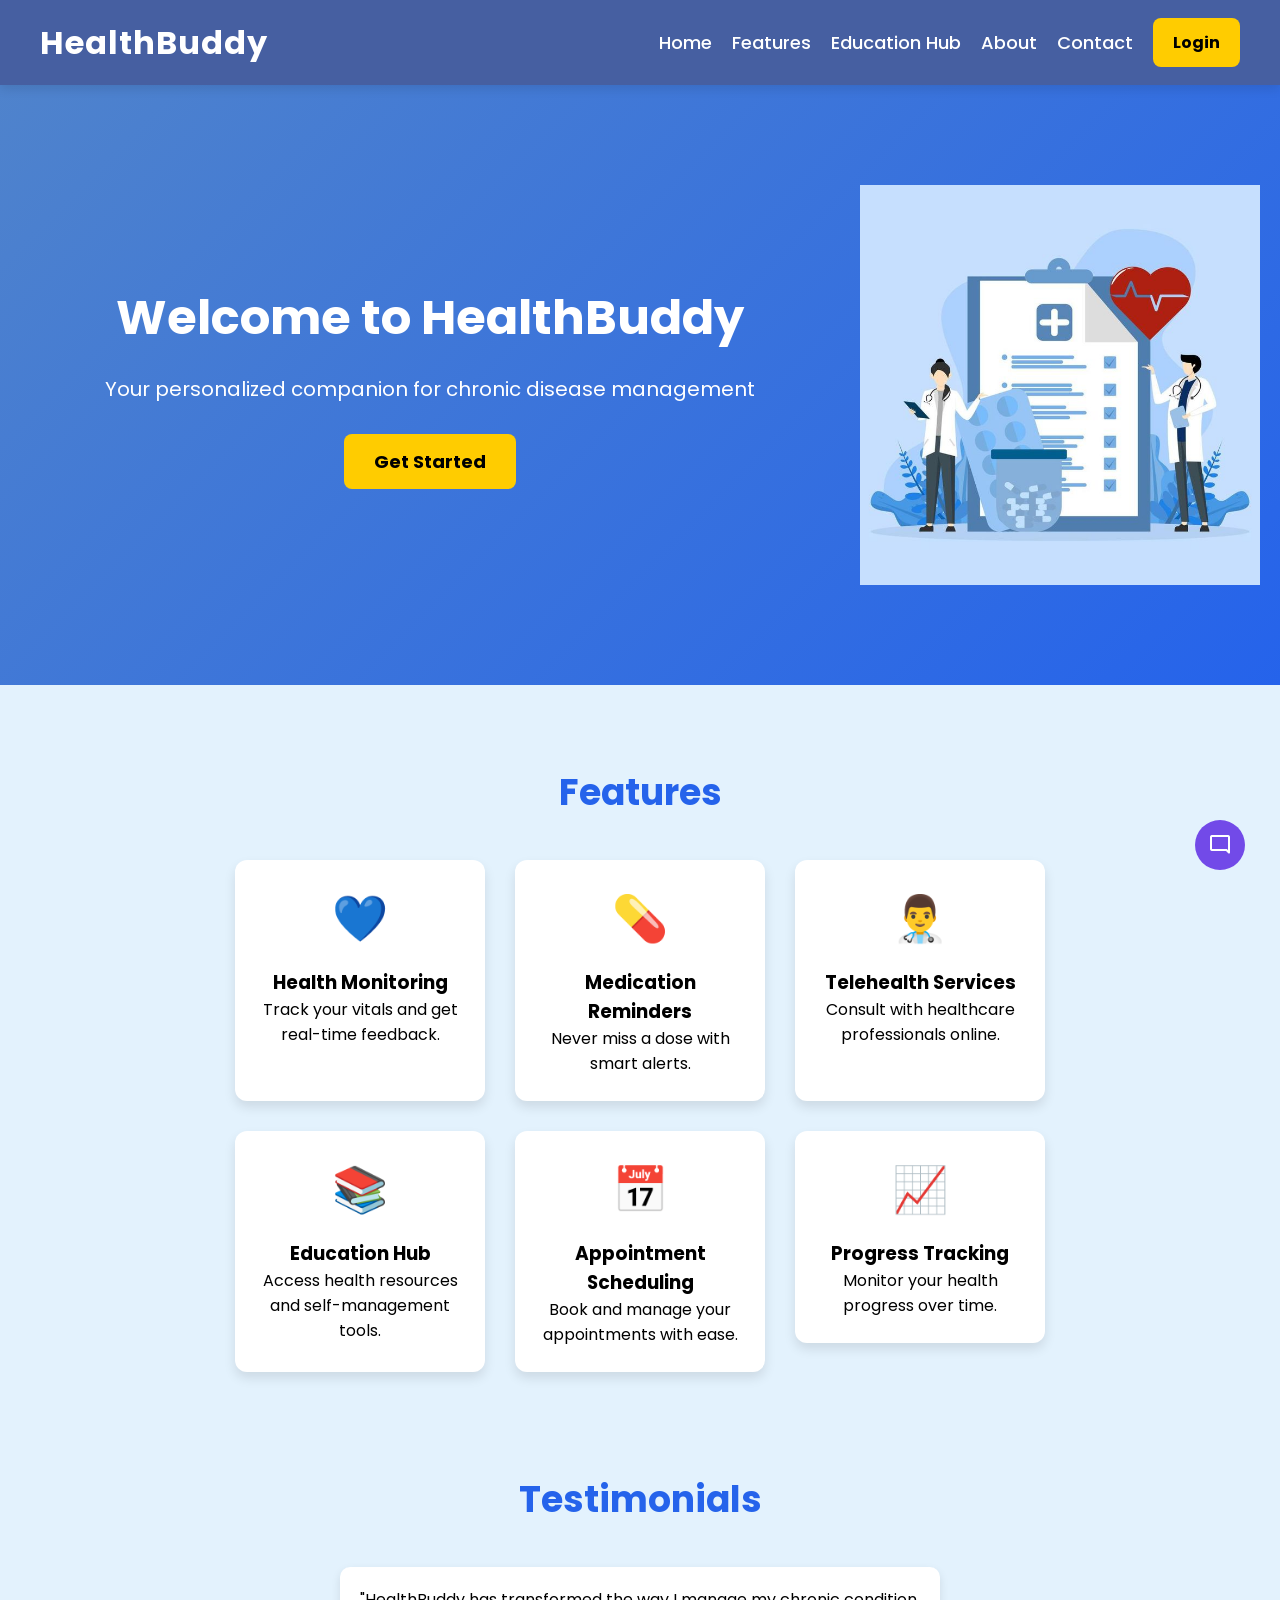
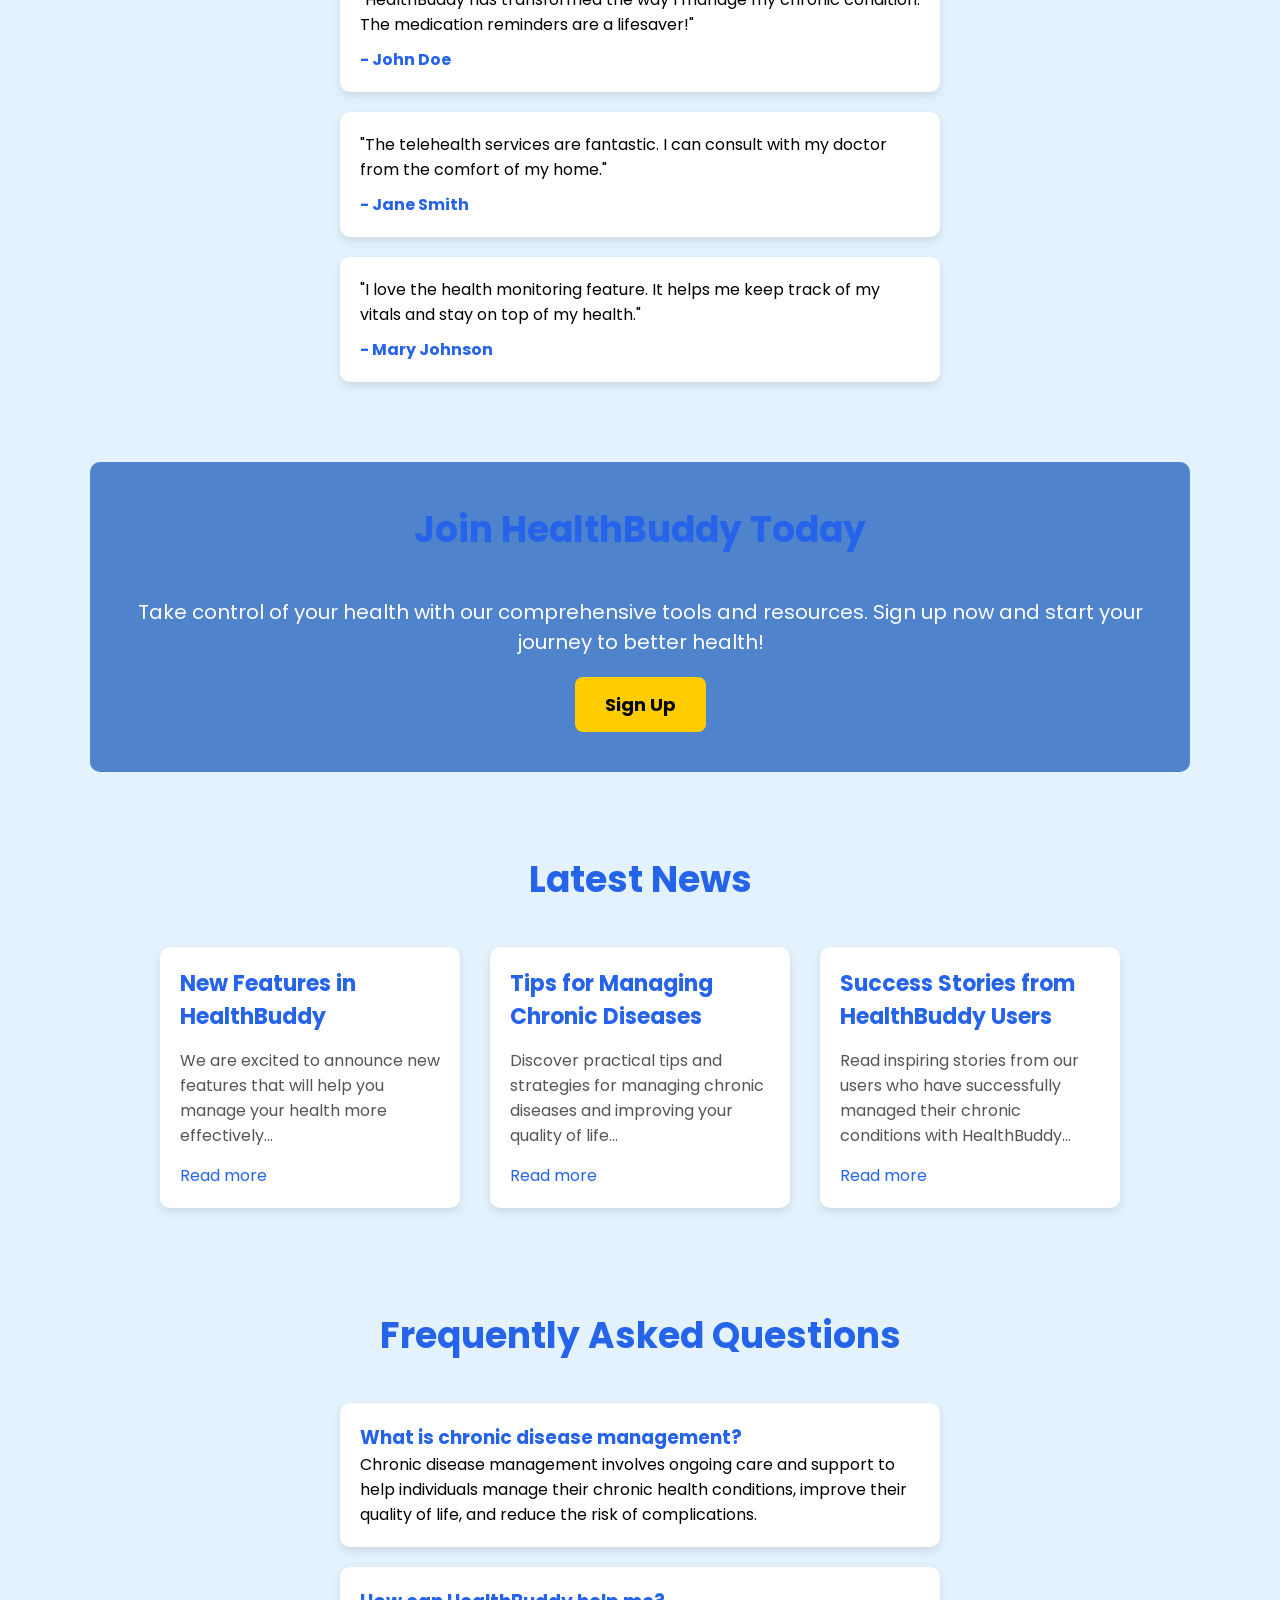
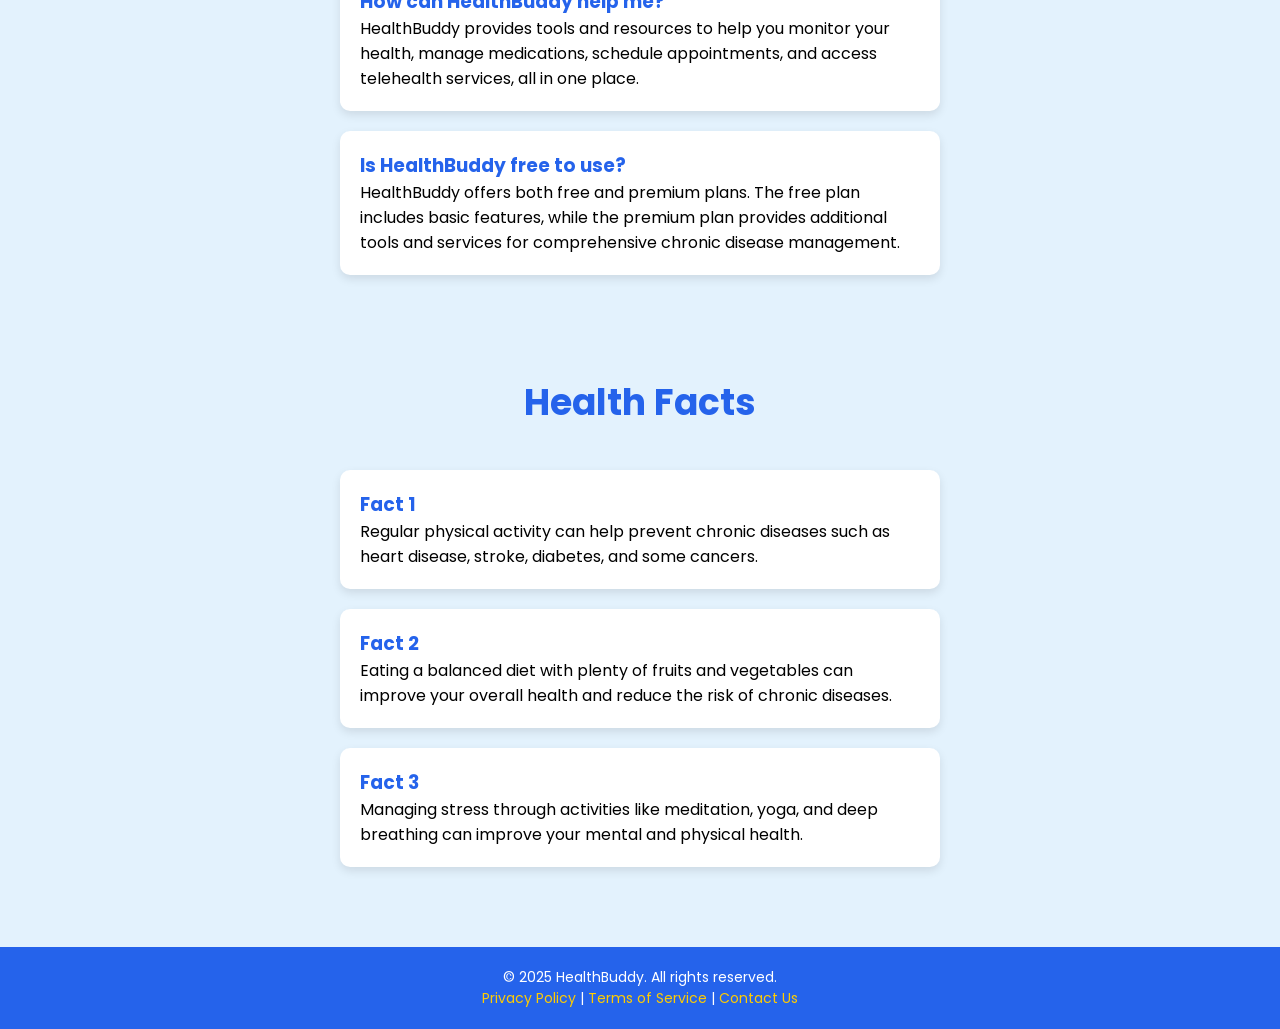
<file: HealthBuddy/index.html>
<!DOCTYPE html>
<html lang="en">

<head>
    <meta charset="UTF-8">
    <meta name="viewport" content="width=device-width, initial-scale=1.0">
    <title>HealthBuddy</title>
    <link rel="stylesheet" href="css/styles.css">
    <link rel="stylesheet" href="css/chatbot.css">
    <!-- Google Fonts Link For Icons -->
    <link rel="stylesheet"
        href="https://fonts.googleapis.com/css2?family=Material+Symbols+Outlined:opsz,wght,FILL,GRAD@48,400,0,0" />
    <link rel="stylesheet"
        href="https://fonts.googleapis.com/css2?family=Material+Symbols+Rounded:opsz,wght,FILL,GRAD@48,400,1,0" />
    <script src="scripts/chatbot.js" defer></script>
</head>

<body>
    <header>
        <div class="logo">HealthBuddy</div>
        <nav>
            <ul>
                <li><a href="#">Home</a></li>
                <li><a href="#features">Features</a></li>
                <li><a href="pages/educationhub.html">Education Hub</a></li>
                <li><a href="#">About</a></li>
                <li><a href="#">Contact</a></li>
            </ul>
        </nav>
        <a href="pages/login-btn.html">
            <button class="login-btn">Login</button>
        </a>
    </header>

    <!-- Hero Section -->
    <section class="hero">
        <div class="hero-content">
            <h1 class="title">Welcome to HealthBuddy</h1>
            <p class="subtitle">Your personalized companion for chronic disease management</p>
            <button class="btn"
                onclick="document.getElementById('features').scrollIntoView({ behavior: 'smooth' });">Get
                Started</button>
        </div>
        <img src="images/mainimage.jpg" alt="HealthBuddy" class="hero-image">
    </section>

    <!-- Features Section -->
    <div id="features" class="container">
        <h2 class="section-title">Features</h2>
        <div class="features">
            <div class="card">
                <div class="icon">💙</div>
                <h3>Health Monitoring</h3>
                <p>Track your vitals and get real-time feedback.</p>
            </div>
            <div class="card">
                <div class="icon">💊</div>
                <h3>Medication Reminders</h3>
                <p>Never miss a dose with smart alerts.</p>
            </div>
            <div class="card">
                <div class="icon">👨‍⚕️</div>
                <h3>Telehealth Services</h3>
                <p>Consult with healthcare professionals online.</p>
            </div>
            <div class="card">
                <div class="icon">📚</div>
                <h3>Education Hub</h3>
                <p>Access health resources and self-management tools.</p>
            </div>
            <div class="card">
                <div class="icon">📅</div>
                <h3>Appointment Scheduling</h3>
                <p>Book and manage your appointments with ease.</p>
            </div>
            <a href="pages/health chart.html" class="card-link">
                <div class="card">
                    <div class="icon">📈</div>
                    <h3>Progress Tracking</h3>
                    <p>Monitor your health progress over time.</p>
                </div>
            </a>
        </div>
    </div>

    <!-- Testimonials Section -->
    <div id="testimonials" class="container">
        <h2 class="section-title">Testimonials</h2>
        <div class="testimonials">
            <div class="testimonial">
                <p>"HealthBuddy has transformed the way I manage my chronic condition. The medication reminders are a
                    lifesaver!"</p>
                <h4>- John Doe</h4>
            </div>
            <div class="testimonial">
                <p>"The telehealth services are fantastic. I can consult with my doctor from the comfort of my home."
                </p>
                <h4>- Jane Smith</h4>
            </div>
            <div class="testimonial">
                <p>"I love the health monitoring feature. It helps me keep track of my vitals and stay on top of my
                    health."</p>
                <h4>- Mary Johnson</h4>
            </div>
        </div>
    </div>

    <!-- Call to Action Section -->
    <div id="call-to-action" class="container">
        <h2 class="section-title">Join HealthBuddy Today</h2>
        <p class="cta-text">Take control of your health with our comprehensive tools and resources. Sign up now and
            start your journey to better health!</p>
        <button class="btn" onclick="location.href='pages/signup.html'">Sign Up</button>
    </div>

    <!-- Blog/News Section -->
    <div id="blog" class="container">
        <h2 class="section-title">Latest News</h2>
        <div class="blog-posts">
            <div class="blog-post">
                <h3>New Features in HealthBuddy</h3>
                <p>We are excited to announce new features that will help you manage your health more effectively...</p>
                <a href="#">Read more</a>
            </div>
            <div class="blog-post">
                <h3>Tips for Managing Chronic Diseases</h3>
                <p>Discover practical tips and strategies for managing chronic diseases and improving your quality of
                    life...</p>
                <a href="#">Read more</a>
            </div>
            <div class="blog-post">
                <h3>Success Stories from HealthBuddy Users</h3>
                <p>Read inspiring stories from our users who have successfully managed their chronic conditions with
                    HealthBuddy...</p>
                <a href="#">Read more</a>
            </div>
        </div>
    </div>

    <!-- FAQ Section -->
    <div id="faq" class="container">
        <h2 class="section-title">Frequently Asked Questions</h2>
        <div class="faq">
            <div class="faq-item">
                <h3>What is chronic disease management?</h3>
                <p>Chronic disease management involves ongoing care and support to help individuals manage their chronic
                    health conditions, improve their quality of life, and reduce the risk of complications.</p>
            </div>
            <div class="faq-item">
                <h3>How can HealthBuddy help me?</h3>
                <p>HealthBuddy provides tools and resources to help you monitor your health, manage medications,
                    schedule appointments, and access telehealth services, all in one place.</p>
            </div>
            <div class="faq-item">
                <h3>Is HealthBuddy free to use?</h3>
                <p>HealthBuddy offers both free and premium plans. The free plan includes basic features, while the
                    premium plan provides additional tools and services for comprehensive chronic disease management.
                </p>
            </div>
        </div>
    </div>

    <!-- Health Facts Section -->
    <div id="health-facts" class="container">
        <h2 class="section-title">Health Facts</h2>
        <div class="health-facts">
            <div class="fact-item">
                <h3>Fact 1</h3>
                <p>Regular physical activity can help prevent chronic diseases such as heart disease, stroke, diabetes,
                    and some cancers.</p>
            </div>
            <div class="fact-item">
                <h3>Fact 2</h3>
                <p>Eating a balanced diet with plenty of fruits and vegetables can improve your overall health and
                    reduce the risk of chronic diseases.</p>
            </div>
            <div class="fact-item">
                <h3>Fact 3</h3>
                <p>Managing stress through activities like meditation, yoga, and deep breathing can improve your mental
                    and physical health.</p>
            </div>
        </div>
    </div>

    <footer>
        <p>&copy; 2025 HealthBuddy. All rights reserved.</p>
        <p><a href="#">Privacy Policy</a> | <a href="#">Terms of Service</a> | <a href="#">Contact Us</a></p>
    </footer>
    <button class="chatbot-toggler">
        <span class="material-symbols-rounded">mode_comment</span>
        <span class="material-symbols-outlined">close</span>
    </button>
    <div class="chatbot">
        <header>
            <h2>Chatbot</h2>
            <span class="close-btn material-symbols-outlined">close</span>
        </header>
        <ul class="chatbox">
            <li class="chat incoming">
                <span class="material-symbols-outlined">smart_toy</span>
                <p>Hi there 👋<br />How can I help you today?</p>
            </li>
        </ul>
        <div class="chat-input">
            <textarea placeholder="Enter a message..." spellcheck="false" required></textarea>
            <span id="send-btn" class="material-symbols-rounded">send</span>
        </div>
    </div>
    <script src="scripts/script.js"></script>
</body>

</html>
</file>
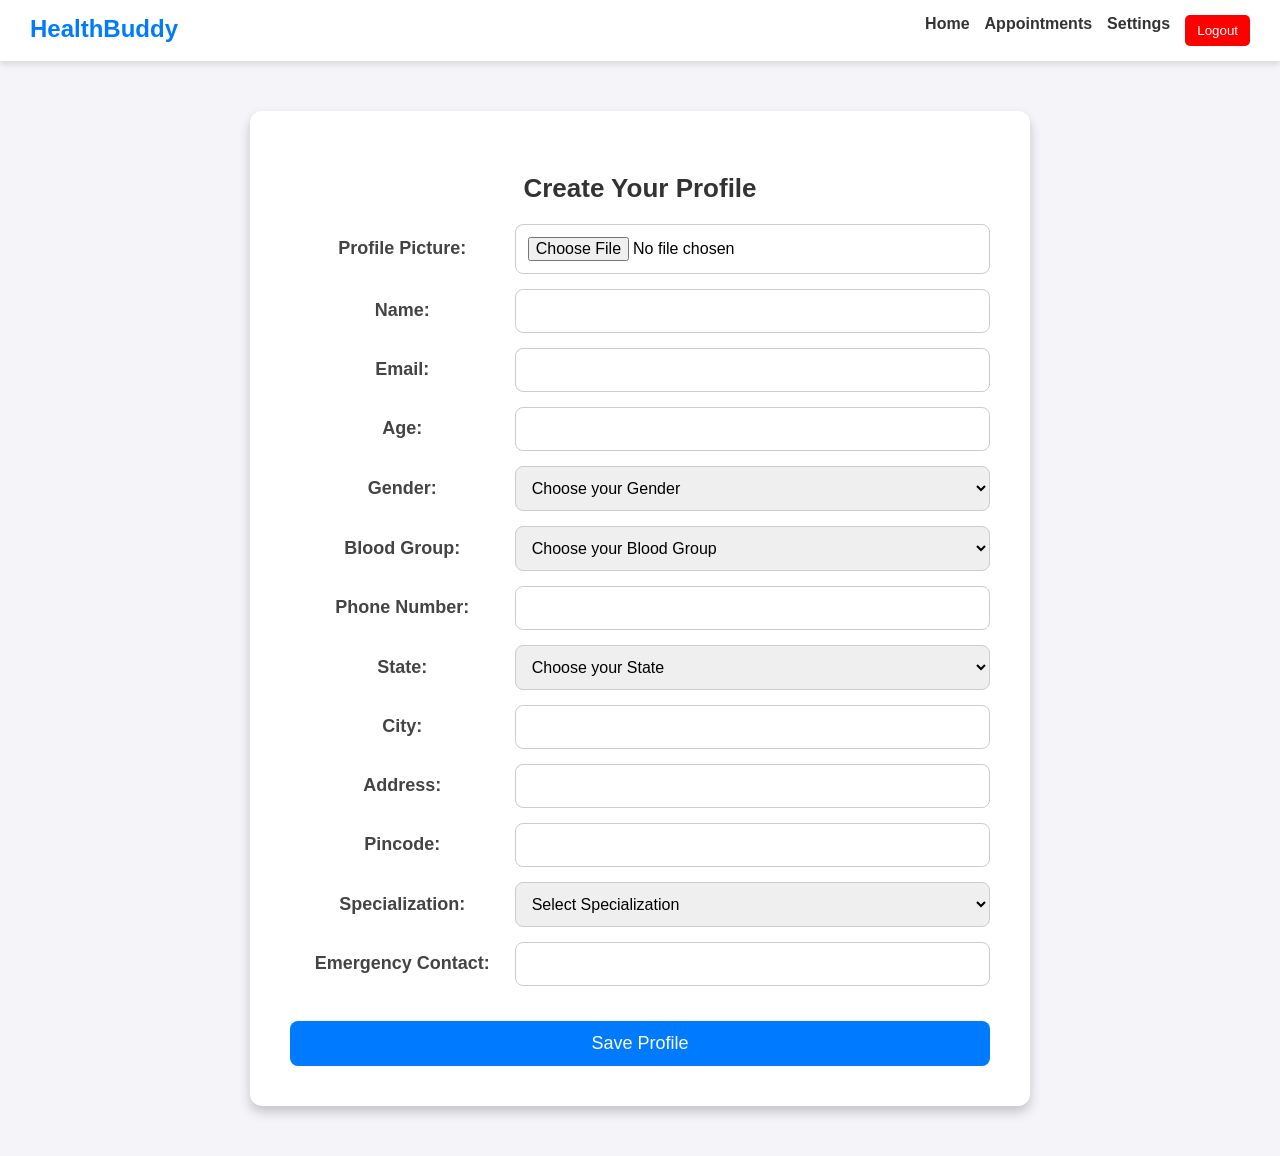
<file: HealthBuddy/pages/doctor_profile.html>
<!DOCTYPE html>
<html lang="en">
<head>
    <meta charset="UTF-8">
    <meta name="viewport" content="width=device-width, initial-scale=1.0">
    <title>Doctor Profile</title>
    <link rel="stylesheet" href="../css/doctor_profile.css">
</head>
<body>
    <nav class="navbar">
        <div class="logo">HealthBuddy</div>
        <ul>
            <li><a href="#">Home</a></li>
            <li><a href="#">Appointments</a></li>
            <li><a href="#">Settings</a></li>
            <li><button class="logout-btn">Logout</button></li>
        </ul>
    </nav>

    <div class="container">
        <h2>Create Your Profile</h2>
        <form id="profileForm">
            <div class="input-group">
                <label>Profile Picture:</label>
                <input type="file" id="profilePic" accept="image/jpeg" required>
            </div>
            <div class="input-group">
                <label>Name:</label>
                <input type="text" id="name" required>
            </div>
            <div class="input-group">
                <label>Email:</label>
                <input type="email" id="email" required>
            </div>
            <div class="input-group">
                <label>Age:</label>
                <input type="number" id="age" required>
            </div>
            <div class="input-group">
                <label>Gender:</label>
                <select id="gender">
                    <option value="" disabled selected>Choose your Gender</option>
                    <option value="male">Male</option>
                    <option value="female">Female</option>
                    <option value="other">Other</option>
                </select>
            </div>
            <div class="input-group">
                <label>Blood Group:</label>
                <!-- <input type="text" id="bloodType" required> -->

                <select id="blood-group" name="blood-group">
                    <option value="" disabled selected>Choose your Blood Group</option>
                    <option value="A+">A+</option>
                    <option value="A-">A-</option>
                    <option value="B+">B+</option>
                    <option value="B-">B-</option>
                    <option value="O+">O+</option>
                    <option value="O-">O-</option>
                    <option value="AB+">AB+</option>
                    <option value="AB-">AB-</option>
                </select>
                
            </div>
            <div class="input-group">
                <label>Phone Number:</label>
                <input type="tel" id="phone" required>
            </div>
        
            <div class="input-group">
                <label>State:</label>
                <select id="state" name="state">
                    <option value="" disabled selected>Choose your State</option>
                    <option value="Andhra Pradesh">Andhra Pradesh</option>
                    <option value="Arunachal Pradesh">Arunachal Pradesh</option>
                    <option value="Assam">Assam</option>
                    <option value="Bihar">Bihar</option>
                    <option value="Chhattisgarh">Chhattisgarh</option>
                    <option value="Goa">Goa</option>
                    <option value="Gujarat">Gujarat</option>
                    <option value="Haryana">Haryana</option>
                    <option value="Himachal Pradesh">Himachal Pradesh</option>
                    <option value="Jharkhand">Jharkhand</option>
                    <option value="Karnataka">Karnataka</option>
                    <option value="Kerala">Kerala</option>
                    <option value="Madhya Pradesh">Madhya Pradesh</option>
                    <option value="Maharashtra">Maharashtra</option>
                    <option value="Manipur">Manipur</option>
                    <option value="Meghalaya">Meghalaya</option>
                    <option value="Mizoram">Mizoram</option>
                    <option value="Nagaland">Nagaland</option>
                    <option value="Odisha">Odisha</option>
                    <option value="Punjab">Punjab</option>
                    <option value="Rajasthan">Rajasthan</option>
                    <option value="Sikkim">Sikkim</option>
                    <option value="Tamil Nadu">Tamil Nadu</option>
                    <option value="Telangana">Telangana</option>
                    <option value="Tripura">Tripura</option>
                    <option value="Uttar Pradesh">Uttar Pradesh</option>
                    <option value="Uttarakhand">Uttarakhand</option>
                    <option value="West Bengal">West Bengal</option>
                </select>
                
            </div>

            

            <div class="input-group">
                <label>City:</label>
                <input type="text" id="address" required>
            </div>

            <div class="input-group">
                <label>Address:</label>
                <input type="text" id="address" required>
            </div>


            <div class="input-group">
                <label>Pincode:</label>
                <input type="text" id="address" required>
            </div>
            <div class="input-group">
                <label>Specialization:</label>
                <select name="specialization" id="specialization">
                    <option value="" disabled selected>Select Specialization</option>
                    <option value="Anesthesiologist">Anesthesiologist</option>
                    <option value="Cardiologist">Cardiologist</option>
                    <option value="Cardiothoracic Surgeon">Cardiothoracic Surgeon</option>
                    <option value="Cosmetic Dermatologist">Cosmetic Dermatologist</option>
                    <option value="Dermatologist">Dermatologist</option>
                    <option value="Emergency Medicine Physician">Emergency Medicine Physician</option>
                    <option value="Endocrinologist">Endocrinologist</option>
                    <option value="Family Medicine">Family Medicine</option>
                    <option value="Gastroenterologist">Gastroenterologist</option>
                    <option value="General Physician">General Physician</option>
                    <option value="General Surgeon">General Surgeon</option>
                    <option value="Gynecologist">Gynecologist</option>
                    <option value="Infectious Disease Specialist">Infectious Disease Specialist</option>
                    <option value="Intensive Care Specialist">Intensive Care Specialist</option>
                    <option value="Internal Medicine">Internal Medicine</option>
                    <option value="Medical Oncologist">Medical Oncologist</option>
                    <option value="Neonatologist">Neonatologist</option>
                    <option value="Nephrologist">Nephrologist</option>
                    <option value="Neurosurgeon">Neurosurgeon</option>
                    <option value="Neurologist">Neurologist</option>
                    <option value="Obstetrician">Obstetrician</option>
                    <option value="Ophthalmic Surgeon">Ophthalmic Surgeon</option>
                    <option value="Orthopedic Surgeon">Orthopedic Surgeon</option>
                    <option value="Pain Management Specialist">Pain Management Specialist</option>
                    <option value="Pediatrician">Pediatrician</option>
                    <option value="Plastic Surgeon">Plastic Surgeon</option>
                    <option value="Psychiatrist">Psychiatrist</option>
                    <option value="Pulmonologist">Pulmonologist</option>
                    <option value="Radiation Oncologist">Radiation Oncologist</option>
                    <option value="Rheumatologist">Rheumatologist</option>
                    <option value="Sports Medicine Physician">Sports Medicine Physician</option>
                    <option value="Surgical Oncologist">Surgical Oncologist</option>
                    <option value="Urologist">Urologist</option>
                </select>
            </div>
            <div class="input-group">
                <label>Emergency Contact:</label>
                <input type="tel" id="emergencyContact" required>
            </div>
            <button type="submit" class="submit-btn">Save Profile</button>
        </form>

        <div id="profileDisplay" class="hidden">
            <h2>Your Profile</h2>
            <img id="displayPic" class="profile-pic" alt="Profile Picture">
            <p><strong>Name:</strong> <span id="displayName"></span></p>
            <p><strong>Email:</strong> <span id="displayEmail"></span></p>
            <p><strong>Age:</strong> <span id="displayAge"></span></p>
            <p><strong>Gender:</strong> <span id="displayGender"></span></p>
            <p><strong>Blood Group:</strong> <span id="displayBloodType"></span></p>
            <p><strong>Phone:</strong> <span id="displayPhone"></span></p>
            <p><strong>Address:</strong> <span id="displayAddress"></span></p>
            <p><strong>Medical History:</strong> <span id="displayMedicalHistory"></span></p>
            <p><strong>Emergency Contact:</strong> <span id="displayEmergencyContact"></span></p>
            <button id="editProfileBtn" class="edit-btn">Edit Profile</button>
        </div>
    </div>

    <script src="../scripts/doctor_profile.js"></script>
</body>
</html>
</file>
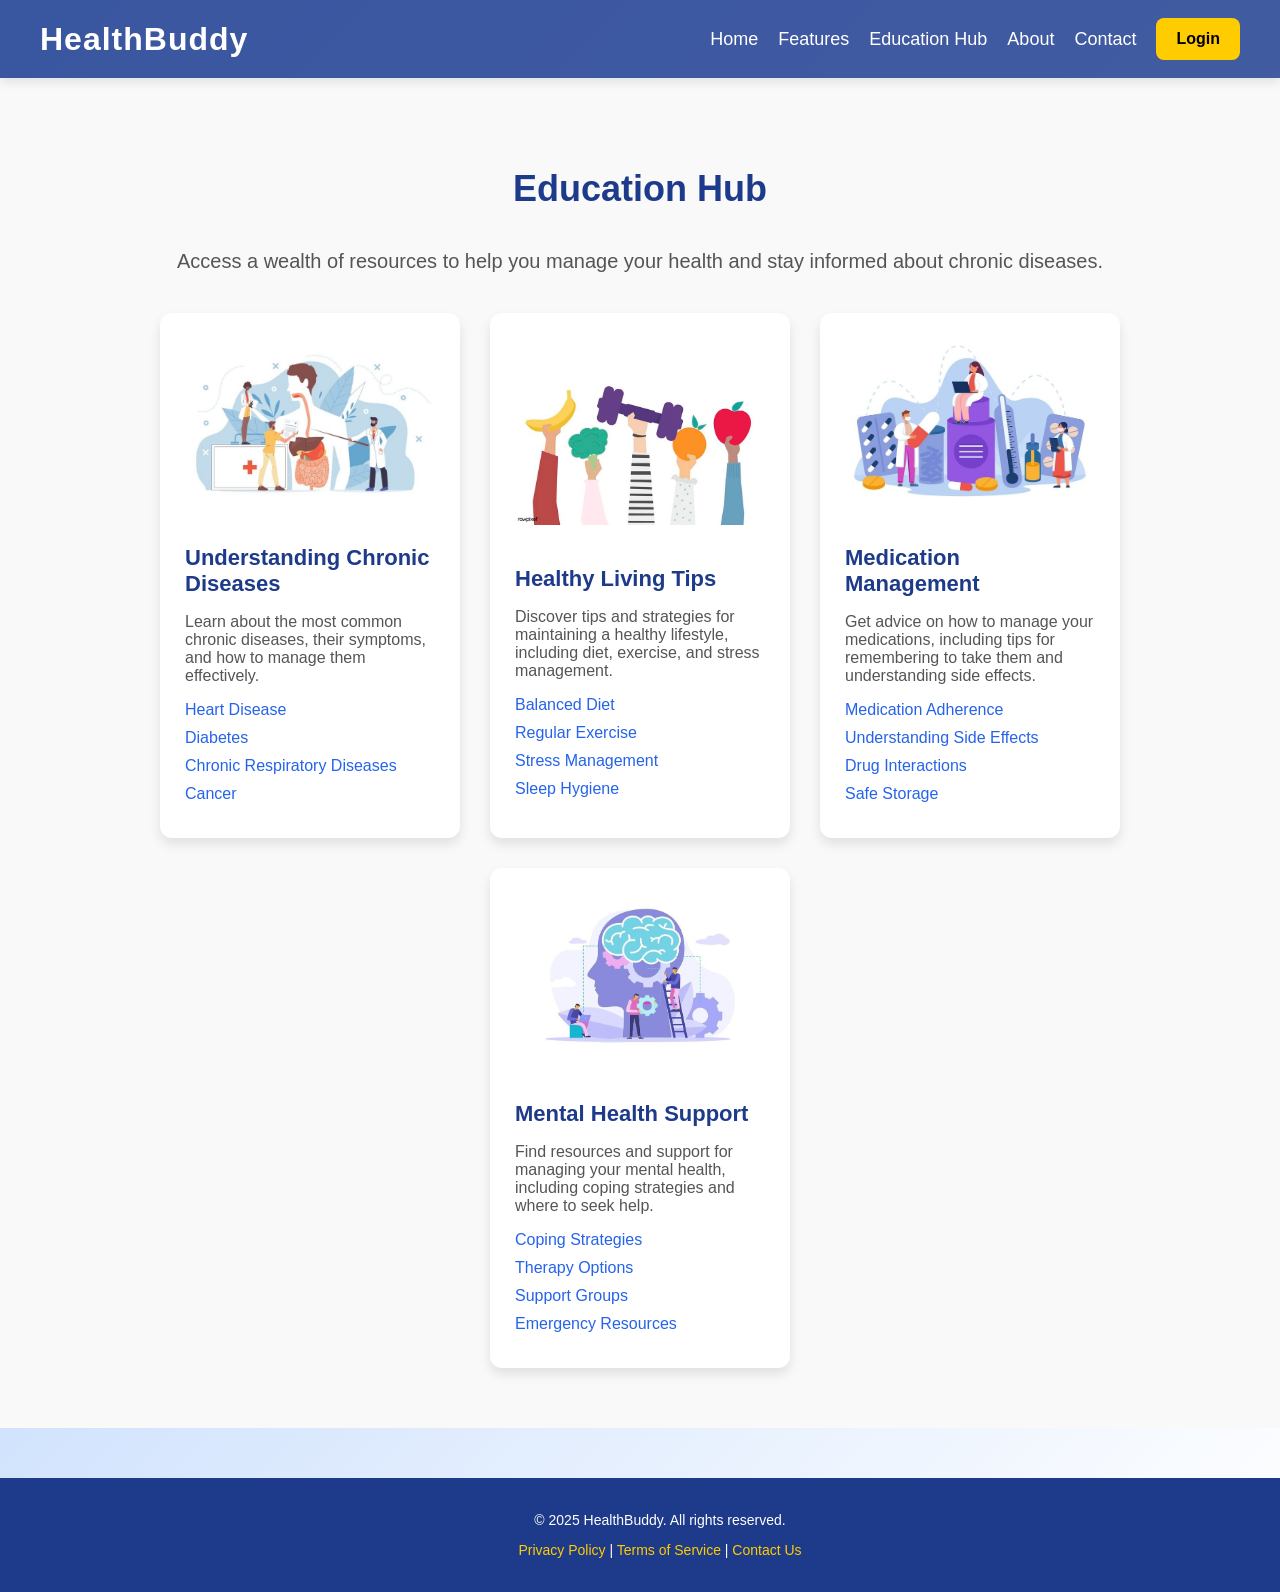
<file: HealthBuddy/pages/educationhub.html>
<!DOCTYPE html>
<html lang="en">
<head>
    <meta charset="UTF-8">
    <meta name="viewport" content="width=device-width, initial-scale=1.0">
    <title>Education Hub - HealthBuddy</title>
    <link rel="stylesheet" href="../css/educationhub.css">
</head>
<body>
    <header>
        <div class="logo">HealthBuddy</div>
        <nav>
            <ul>
                <li><a href="../index.html">Home</a></li>
                <li><a href="../index.html#features">Features</a></li>
                <li><a href="educationhub.html">Education Hub</a></li>
                <li><a href="#">About</a></li>
                <li><a href="#">Contact</a></li>
            </ul>
        </nav>
        <a href="login-btn.html">
            <button class="login-btn">Login</button>
        </a>
    </header>

    <!-- Education Hub Section -->
    <section class="education-hub">
        <div class="container">
            <h2 class="section-title">Education Hub</h2>
            <p class="subtitle">Access a wealth of resources to help you manage your health and stay informed about chronic diseases.</p>
            <div class="resources">
                <div class="resource-item">
                    <img src="../images/educationhub/chronicdiseases.jpg" alt="Heart Disease">
                    <h3>Understanding Chronic Diseases</h3>
                    <p>Learn about the most common chronic diseases, their symptoms, and how to manage them effectively.</p>
                    <ul>
                        <li><a href="#">Heart Disease</a></li>
                        <li><a href="#">Diabetes</a></li>
                        <li><a href="#">Chronic Respiratory Diseases</a></li>
                        <li><a href="#">Cancer</a></li>
                    </ul>
                </div>
                <div class="resource-item">
                    <img src="../images/educationhub/healthyliving.jpg" alt="Healthy Living">
                    <h3>Healthy Living Tips</h3>
                    <p>Discover tips and strategies for maintaining a healthy lifestyle, including diet, exercise, and stress management.</p>
                    <ul>
                        <li><a href="#">Balanced Diet</a></li>
                        <li><a href="#">Regular Exercise</a></li>
                        <li><a href="#">Stress Management</a></li>
                        <li><a href="#">Sleep Hygiene</a></li>
                    </ul>
                </div>
                <div class="resource-item">
                    <img src="../images/educationhub/medicationmanagement.jpg" alt="Medication Management">
                    <h3>Medication Management</h3>
                    <p>Get advice on how to manage your medications, including tips for remembering to take them and understanding side effects.</p>
                    <ul>
                        <li><a href="#">Medication Adherence</a></li>
                        <li><a href="#">Understanding Side Effects</a></li>
                        <li><a href="#">Drug Interactions</a></li>
                        <li><a href="#">Safe Storage</a></li>
                    </ul>
                </div>
                <div class="resource-item">
                    <img src="../images/educationhub/mentalhealth.jpg" alt="Mental Health">
                    <h3>Mental Health Support</h3>
                    <p>Find resources and support for managing your mental health, including coping strategies and where to seek help.</p>
                    <ul>
                        <li><a href="#">Coping Strategies</a></li>
                        <li><a href="#">Therapy Options</a></li>
                        <li><a href="#">Support Groups</a></li>
                        <li><a href="#">Emergency Resources</a></li>
                    </ul>
                </div>
            </div>
        </div>
    </section>

    <footer>
        <p>&copy; 2025 HealthBuddy. All rights reserved.</p>
        <p><a href="#">Privacy Policy</a> | <a href="#">Terms of Service</a> | <a href="#">Contact Us</a></p>
    </footer>
</body>
</html>
</file>
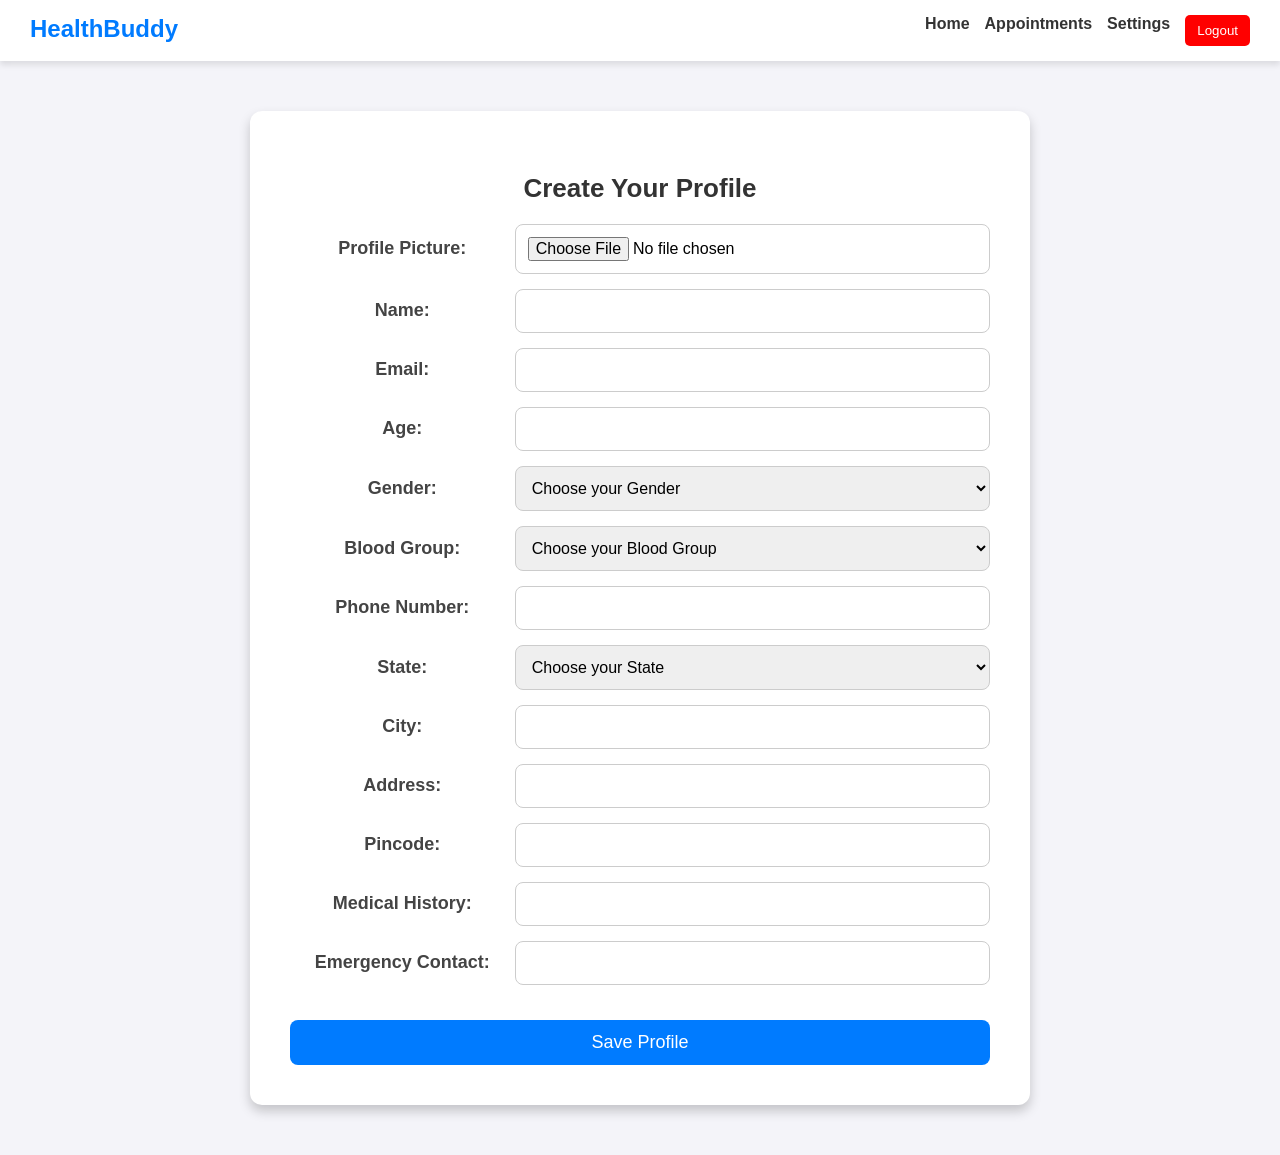
<file: HealthBuddy/pages/patient_profile.html>
<!DOCTYPE html>
<html lang="en">
<head>
    <meta charset="UTF-8">
    <meta name="viewport" content="width=device-width, initial-scale=1.0">
    <title>Patient Profile</title>
    <link rel="stylesheet" href="../css/patient_profile.css">
</head>
<body>
    <nav class="navbar">
        <div class="logo">HealthBuddy</div>
        <ul>
            <li><a href="#">Home</a></li>
            <li><a href="#">Appointments</a></li>
            <li><a href="#">Settings</a></li>
            <li><button class="logout-btn">Logout</button></li>
        </ul>
    </nav>

    <div class="container">
        <h2>Create Your Profile</h2>
        <form id="profileForm">
            <div class="input-group">
                <label>Profile Picture:</label>
                <input type="file" id="profilePic" accept="image/jpeg" required>
            </div>
            <div class="input-group">
                <label>Name:</label>
                <input type="text" id="name" required>
            </div>
            <div class="input-group">
                <label>Email:</label>
                <input type="email" id="email" required>
            </div>
            <div class="input-group">
                <label>Age:</label>
                <input type="number" id="age" required>
            </div>
            <div class="input-group">
                <label>Gender:</label>
                <select id="gender">
                    <option value="" disabled selected>Choose your Gender</option>
                    <option value="male">Male</option>
                    <option value="female">Female</option>
                    <option value="other">Other</option>
                </select>
            </div>
            <div class="input-group">
                <label>Blood Group:</label>
                <!-- <input type="text" id="bloodType" required> -->

                <select id="blood-group" name="blood-group">
                    <option value="" disabled selected>Choose your Blood Group</option>
                    <option value="A+">A+</option>
                    <option value="A-">A-</option>
                    <option value="B+">B+</option>
                    <option value="B-">B-</option>
                    <option value="O+">O+</option>
                    <option value="O-">O-</option>
                    <option value="AB+">AB+</option>
                    <option value="AB-">AB-</option>
                </select>
                
            </div>
            <div class="input-group">
                <label>Phone Number:</label>
                <input type="tel" id="phone" required>
            </div>
        
            <div class="input-group">
                <label>State:</label>
                <select id="state" name="state">
                    <option value="" disabled selected>Choose your State</option>
                    <option value="Andhra Pradesh">Andhra Pradesh</option>
                    <option value="Arunachal Pradesh">Arunachal Pradesh</option>
                    <option value="Assam">Assam</option>
                    <option value="Bihar">Bihar</option>
                    <option value="Chhattisgarh">Chhattisgarh</option>
                    <option value="Goa">Goa</option>
                    <option value="Gujarat">Gujarat</option>
                    <option value="Haryana">Haryana</option>
                    <option value="Himachal Pradesh">Himachal Pradesh</option>
                    <option value="Jharkhand">Jharkhand</option>
                    <option value="Karnataka">Karnataka</option>
                    <option value="Kerala">Kerala</option>
                    <option value="Madhya Pradesh">Madhya Pradesh</option>
                    <option value="Maharashtra">Maharashtra</option>
                    <option value="Manipur">Manipur</option>
                    <option value="Meghalaya">Meghalaya</option>
                    <option value="Mizoram">Mizoram</option>
                    <option value="Nagaland">Nagaland</option>
                    <option value="Odisha">Odisha</option>
                    <option value="Punjab">Punjab</option>
                    <option value="Rajasthan">Rajasthan</option>
                    <option value="Sikkim">Sikkim</option>
                    <option value="Tamil Nadu">Tamil Nadu</option>
                    <option value="Telangana">Telangana</option>
                    <option value="Tripura">Tripura</option>
                    <option value="Uttar Pradesh">Uttar Pradesh</option>
                    <option value="Uttarakhand">Uttarakhand</option>
                    <option value="West Bengal">West Bengal</option>
                </select>
                
            </div>

            

            <div class="input-group">
                <label>City:</label>
                <input type="text" id="address" required>
            </div>

            <div class="input-group">
                <label>Address:</label>
                <input type="text" id="address" required>
            </div>


            <div class="input-group">
                <label>Pincode:</label>
                <input type="text" id="address" required>
            </div>
            <div class="input-group">
                <label>Medical History:</label>
                <input type="text" id="medicalHistory" required>
            </div>
            <div class="input-group">
                <label>Emergency Contact:</label>
                <input type="tel" id="emergencyContact" required>
            </div>
            <button type="submit" class="submit-btn">Save Profile</button>
        </form>

        <div id="profileDisplay" class="hidden">
            <h2>Your Profile</h2>
            <img id="displayPic" class="profile-pic" alt="Profile Picture">
            <p><strong>Name:</strong> <span id="displayName"></span></p>
            <p><strong>Email:</strong> <span id="displayEmail"></span></p>
            <p><strong>Age:</strong> <span id="displayAge"></span></p>
            <p><strong>Gender:</strong> <span id="displayGender"></span></p>
            <p><strong>Blood Group:</strong> <span id="displayBloodType"></span></p>
            <p><strong>Phone:</strong> <span id="displayPhone"></span></p>
            <p><strong>Address:</strong> <span id="displayAddress"></span></p>
            <p><strong>Medical History:</strong> <span id="displayMedicalHistory"></span></p>
            <p><strong>Emergency Contact:</strong> <span id="displayEmergencyContact"></span></p>
            <button id="editProfileBtn" class="edit-btn">Edit Profile</button>
        </div>
    </div>

    <script src="../scripts/patient_profile.js"></script>
</body>
</html>
</file>
<file: HealthBuddy/css/styles.css>
body {
    font-family: 'Poppins', sans-serif;
    margin: 0;
    padding: 0;
    background: linear-gradient(135deg, #f0f4f8, #ffffff); /* Light and fresh gradient background */
    text-align: center;
}

header {
    display: flex;
    align-items: center;
    justify-content: space-between;
    background-color: rgba(30, 58, 138, 0.8); /* Transparent dark blue background */
    color: white;
    padding: 18px 40px;
    box-shadow: 0px 4px 10px rgba(0, 0, 0, 0.1);
    position: sticky; /* Make the navbar sticky */
    top: 0; /* Stick to the top */
    z-index: 1000; /* Ensure it stays on top */
}

.logo {
    font-size: 32px;
    font-weight: bold;
    letter-spacing: 1px;
}

nav {
    display: flex;
    align-items: center;
    justify-content: flex-end; /* Align items to the right */
    flex-grow: 1; /* Allow nav to take up remaining space */
}

nav ul {
    list-style: none;
    display: flex;
    gap: 20px;
    padding: 0;
    margin: 0;
}

nav ul li a {
    color: white;
    text-decoration: none;
    font-size: 18px;
    font-weight: 500;
    transition: color 0.3s;
}

nav ul li a:hover {
    color: #ffcc00; /* Bright yellow on hover */
}

.login-btn {
    background-color: #ffcc00; /* Bright yellow */
    color: black;
    border: none;
    padding: 12px 20px;
    font-size: 16px;
    font-weight: bold;
    cursor: pointer;
    border-radius: 8px;
    transition: background-color 0.3s, transform 0.3s;
    margin-left: 20px; /* Add space between nav and login button */
}

.login-btn:hover {
    background-color: #e6b800; /* Darker yellow on hover */
    transform: scale(1.05);
}

/* Hero Section */
.hero {
    background: linear-gradient(135deg, #4f83cc, #2563eb); /* Gradient background */
    padding: 100px 20px;
    color: white;
    text-align: center;
    position: relative;
    display: flex;
    align-items: center;
    justify-content: center;
}

.hero-content {
    max-width: 800px;
    margin: 0 auto;
}

.hero-image {
    max-width: 400px;
    margin-left: 20px;
}

.title {
    font-size: 48px;
    font-weight: bold;
    margin-bottom: 20px;
}

.subtitle {
    font-size: 20px;
    margin-bottom: 30px;
}

.btn {
    background-color: #ffcc00; /* Bright yellow */
    color: black;
    padding: 14px 30px;
    border: none;
    border-radius: 8px;
    font-size: 18px;
    font-weight: bold;
    cursor: pointer;
    transition: background-color 0.3s, transform 0.3s;
}

.btn:hover {
    background-color: #e6b800; /* Darker yellow on hover */
    transform: scale(1.05);
}

.container {
    max-width: 1100px;
    margin: 60px auto;
    padding: 20px;
    text-align: center;
}

.section-title {
    font-size: 36px;
    color: #2563eb; /* Blue */
    margin-bottom: 40px;
}

.features {
    display: flex;
    flex-wrap: wrap;
    justify-content: center;
    gap: 30px;
}

.card {
    background: white;
    padding: 25px;
    border-radius: 12px;
    width: 250px;
    text-align: center;
    box-shadow: 0px 6px 12px rgba(0, 0, 0, 0.1);
    transition: transform 0.3s, box-shadow 0.3s;
}

.card:hover {
    transform: translateY(-8px);
    box-shadow: 0px 12px 24px rgba(0, 0, 0, 0.2);
}

.icon {
    font-size: 45px;
    color: #2563eb; /* Blue */
    margin-bottom: 15px;
}
.card-link {
    text-decoration: none;
    color: inherit;
    display: block;
}
/* FAQ Section */
.faq {
    display: flex;
    flex-direction: column;
    align-items: center;
    gap: 20px;
    margin-top: 40px;
}

.faq-item {
    background: white;
    padding: 20px;
    border-radius: 10px;
    box-shadow: 0px 4px 10px rgba(0, 0, 0, 0.1);
    max-width: 600px;
    text-align: left;
    transition: transform 0.3s, box-shadow 0.3s;
}

.faq-item:hover {
    transform: translateY(-8px);
    box-shadow: 0px 12px 24px rgba(0, 0, 0, 0.2);
}

.faq-item h3 {
    margin-top: 0;
    font-weight: bold;
    color: #2563eb; /* Blue */
}

/* Health Facts Section */
.health-facts {
    display: flex;
    flex-direction: column;
    align-items: center;
    gap: 20px;
    margin-top: 40px;
}

.fact-item {
    background: white;
    padding: 20px;
    border-radius: 10px;
    box-shadow: 0px 4px 10px rgba(0, 0, 0, 0.1);
    max-width: 600px;
    text-align: left;
    transition: transform 0.3s, box-shadow 0.3s;
}

.fact-item:hover {
    transform: translateY(-8px);
    box-shadow: 0px 12px 24px rgba(0, 0, 0, 0.2);
}

.fact-item h3 {
    margin-top: 0;
    font-weight: bold;
    color: #2563eb; /* Blue */
}

footer {
    margin-top: 50px;
    padding: 20px;
    background-color: #2563eb; /* Blue */
    color: white;
    text-align: center;
    width: 100%;
    font-size: 14px;
}

footer a {
    color: #ffcc00; /* Bright yellow */
    text-decoration: none;
    transition: color 0.3s;
}

footer a:hover {
    text-decoration: underline;
    color: #e6b800; /* Darker yellow on hover */
}

/* Testimonials Section */
.testimonials {
    display: flex;
    flex-direction: column;
    align-items: center;
    gap: 20px;
    margin-top: 40px;
}

.testimonial {
    background: white;
    padding: 20px;
    border-radius: 10px;
    box-shadow: 0px 4px 10px rgba(0, 0, 0, 0.1);
    max-width: 600px;
    text-align: left;
}

.testimonial h4 {
    margin-top: 10px;
    font-weight: bold;
    color: #2563eb; /* Blue */
}

/* Call to Action Section */
#call-to-action {
    background-color: #4f83cc; /* Light blue */
    color: white;
    padding: 40px 20px;
    text-align: center;
    border-radius: 10px;
    margin-top: 40px;
}

#call-to-action .cta-text {
    font-size: 20px;
    margin-bottom: 20px;
}

/* Blog/News Section */
#blog {
    margin-top: 40px;
}

.blog-posts {
    display: flex;
    flex-wrap: wrap;
    justify-content: center;
    gap: 30px;
}

.blog-post {
    background: white;
    padding: 20px;
    border-radius: 10px;
    width: 300px;
    box-shadow: 0px 4px 10px rgba(0, 0, 0, 0.1);
    text-align: left;
}

.blog-post h3 {
    font-size: 22px;
    color: #2563eb; /* Blue */
    margin-bottom: 15px;
}

.blog-post p {
    font-size: 16px;
    color: #555;
    margin-bottom: 15px;
}

.blog-post a {
    color: #2563eb; /* Blue */
    text-decoration: none;
    font-size: 16px;
    transition: color 0.3s;
}

.blog-post a:hover {
    color: #1e40af; /* Darker blue on hover */
}
</file>
<file: HealthBuddy/css/chatbot.css>
/* Import Google font - Poppins */
@import url('https://fonts.googleapis.com/css2?family=Poppins:wght@400;500;600&display=swap');

* {
  margin: 0;
  padding: 0;
  box-sizing: border-box;
  font-family: "Poppins", sans-serif;
}

body {
  background: #E3F2FD;
}

.chatbot-toggler {
  position: fixed;
  bottom: 30px;
  right: 35px;
  outline: none;
  border: none;
  height: 50px;
  width: 50px;
  display: flex;
  cursor: pointer;
  align-items: center;
  justify-content: center;
  border-radius: 50%;
  background: #724ae8;
  transition: all 0.2s ease;
}

body.show-chatbot .chatbot-toggler {
  transform: rotate(90deg);
}

.chatbot-toggler span {
  color: #fff;
  position: absolute;
}

.chatbot-toggler span:last-child,
body.show-chatbot .chatbot-toggler span:first-child {
  opacity: 0;
}

body.show-chatbot .chatbot-toggler span:last-child {
  opacity: 1;
}

.chatbot {
  position: fixed;
  right: 35px;
  bottom: 90px;
  width: 420px;
  background: #fff;
  border-radius: 15px;
  overflow: hidden;
  opacity: 0;
  pointer-events: none;
  transform: scale(0.5);
  transform-origin: bottom right;
  box-shadow: 0 0 128px 0 rgba(0, 0, 0, 0.1),
    0 32px 64px -48px rgba(0, 0, 0, 0.5);
  transition: all 0.1s ease;
}

body.show-chatbot .chatbot {
  opacity: 1;
  pointer-events: auto;
  transform: scale(1);
}

.chatbot header {
  padding: 16px 10px;
  position: relative;
  text-align: center;
  color: #fff;
  background: #724ae8;
  box-shadow: 0 2px 10px rgba(0, 0, 0, 0.1);
}

.chatbot header span {
  position: absolute;
  right: 15px;
  top: 50%;
  display: none;
  cursor: pointer;
  transform: translateY(-50%);
}

header h2 {
  font-size: 1.4rem;
}

.chatbot .chatbox {
  overflow-y: auto;
  height: 510px;
  padding: 30px 20px 100px;
}

.chatbot :where(.chatbox, textarea)::-webkit-scrollbar {
  width: 6px;
}

.chatbot :where(.chatbox, textarea)::-webkit-scrollbar-track {
  background: #fff;
  border-radius: 25px;
}

.chatbot :where(.chatbox, textarea)::-webkit-scrollbar-thumb {
  background: #ccc;
  border-radius: 25px;
}

.chatbox .chat {
  display: flex;
  list-style: none;
}

.chatbox .outgoing {
  margin: 20px 0;
  justify-content: flex-end;
}

.chatbox .incoming span {
  width: 32px;
  height: 32px;
  color: #fff;
  cursor: default;
  text-align: center;
  line-height: 32px;
  align-self: flex-end;
  background: #724ae8;
  border-radius: 4px;
  margin: 0 10px 7px 0;
}

.chatbox .chat p {
  white-space: pre-wrap;
  padding: 12px 16px;
  border-radius: 10px 10px 0 10px;
  max-width: 75%;
  color: #fff;
  font-size: 0.95rem;
  background: #724ae8;
}

.chatbox .incoming p {
  border-radius: 10px 10px 10px 0;
}

.chatbox .chat p.error {
  color: #721c24;
  background: #f8d7da;
}

.chatbox .incoming p {
  color: #000;
  background: #f2f2f2;
}

.chatbot .chat-input {
  display: flex;
  gap: 5px;
  position: absolute;
  bottom: 0;
  width: 100%;
  background: #fff;
  padding: 3px 20px;
  border-top: 1px solid #ddd;
}

.chat-input textarea {
  height: 55px;
  width: 100%;
  border: none;
  outline: none;
  resize: none;
  max-height: 180px;
  padding: 15px 15px 15px 0;
  font-size: 0.95rem;
}

.chat-input span {
  align-self: flex-end;
  color: #724ae8;
  cursor: pointer;
  height: 55px;
  display: flex;
  align-items: center;
  visibility: hidden;
  font-size: 1.35rem;
}

.chat-input textarea:valid~span {
  visibility: visible;
}

@media (max-width: 490px) {
  .chatbot-toggler {
    right: 20px;
    bottom: 20px;
  }

  .chatbot {
    right: 0;
    bottom: 0;
    height: 100%;
    border-radius: 0;
    width: 100%;
  }

  .chatbot .chatbox {
    height: 90%;
    padding: 25px 15px 100px;
  }

  .chatbot .chat-input {
    padding: 5px 15px;
  }

  .chatbot header span {
    display: block;
  }
}
</file>
<file: HealthBuddy/css/doctor_profile.css>
/* General Styles */
body {
    font-family: 'Poppins', sans-serif; /* Elegant font */
    background-color: #f4f4f9;
    margin: 0;
    padding: 0;
    text-align: center;
}

/* Navbar */
.navbar {
    display: flex;
    justify-content: space-between;
    background: white;
    padding: 15px 30px;
    box-shadow: 0px 4px 6px rgba(0, 0, 0, 0.1);
}

.navbar .logo {
    font-size: 24px;
    font-weight: bold;
    color: #007bff;
}

.navbar ul {
    list-style: none;
    display: flex;
    gap: 15px;
    margin: 0;
}

.navbar ul li a {
    text-decoration: none;
    color: #333;
    font-weight: bold;
}

.logout-btn {
    background: red;
    color: white;
    padding: 8px 12px;
    border: none;
    cursor: pointer;
    border-radius: 5px;
}

/* Profile Container */
.container {
    max-width: 700px; /* Increased width */
    padding: 40px; /* Increased padding */
    margin: 50px auto;
    background: white;
    border-radius: 12px;
    box-shadow: 0px 6px 12px rgba(0, 0, 0, 0.2);
}

h2 {
    font-size: 26px;
    font-weight: bold;
    color: #333;
    margin-bottom: 20px;
}

/* Input Groups */
.input-group {
    display: flex;
    align-items: center;
    justify-content: space-between;
    margin: 15px 0; /* More spacing */
}

.input-group label {
    font-size: 18px; /* Bigger text */
    font-weight: bold;
    color: #444;
    flex: 1;
}

.input-group input,
.input-group select {
    flex: 2;
    padding: 12px; /* Bigger input fields */
    font-size: 16px; /* Bigger text */
    font-weight: 500;
    border-radius: 8px;
    border: 1px solid #ccc;
    font-family: 'Poppins', sans-serif;
}

/* Buttons */
.submit-btn, .edit-btn {
    background: #007bff;
    color: white;
    padding: 12px;
    font-size: 18px;
    border: none;
    cursor: pointer;
    border-radius: 8px;
    width: 100%;
    margin-top: 20px;
    transition: 0.3s;
}

.submit-btn:hover, .edit-btn:hover {
    background: #0056b3;
}

/* Profile Display */
.hidden {
    display: none;
}

.profile-pic {
    width: 120px;
    height: 120px;
    border-radius: 50%;
    margin-top: 10px;
    border: 3px solid #007bff;
}
</file>
<file: HealthBuddy/css/educationhub.css>
body {
    font-family: 'Poppins', sans-serif;
    margin: 0;
    padding: 0;
    background: linear-gradient(135deg, #a4c7fb, #ffffff); /* Gradient background */
    text-align: center;
}

header {
    display: flex;
    align-items: center;
    justify-content: space-between;
    background-color: rgba(30, 58, 138, 0.8); /* Transparent background */
    color: white;
    padding: 18px 40px;
    box-shadow: 0px 4px 10px rgba(0, 0, 0, 0.1);
    position: sticky; /* Make the navbar sticky */
    top: 0; /* Stick to the top */
    z-index: 1000; /* Ensure it stays on top */
}

.logo {
    font-size: 32px;
    font-weight: bold;
    letter-spacing: 1px;
}

nav {
    display: flex;
    align-items: center;
    justify-content: flex-end; /* Align items to the right */
    flex-grow: 1; /* Allow nav to take up remaining space */
}

nav ul {
    list-style: none;
    display: flex;
    gap: 20px;
    padding: 0;
    margin: 0;
}

nav ul li a {
    color: white;
    text-decoration: none;
    font-size: 18px;
    font-weight: 500;
    transition: color 0.3s;
}

nav ul li a:hover {
    color: #ffcc00;
}

.login-btn {
    background-color: #ffcc00;
    color: black;
    border: none;
    padding: 12px 20px;
    font-size: 16px;
    font-weight: bold;
    cursor: pointer;
    border-radius: 8px;
    transition: background-color 0.3s, transform 0.3s;
    margin-left: 20px; /* Add space between nav and login button */
}

.login-btn:hover {
    background-color: #e6b800;
    transform: scale(1.05);
}

/* Education Hub Section */
.education-hub {
    padding: 60px 20px;
    background-color: #f9f9f9;
    text-align: center;
}

.education-hub .container {
    max-width: 1100px;
    margin: 0 auto;
}

.education-hub .section-title {
    font-size: 36px;
    color: #1e3a8a;
    margin-bottom: 40px;
}

.education-hub .subtitle {
    font-size: 20px;
    margin-bottom: 40px;
    color: #555;
}

.resources {
    display: flex;
    flex-wrap: wrap;
    justify-content: center;
    gap: 30px;
}

.resource-item {
    background: white;
    padding: 25px;
    border-radius: 12px;
    width: 250px;
    text-align: left;
    box-shadow: 0px 6px 12px rgba(0, 0, 0, 0.1);
    transition: transform 0.3s, box-shadow 0.3s;
}

.resource-item:hover {
    transform: translateY(-8px);
    box-shadow: 0px 12px 24px rgba(0, 0, 0, 0.2);
}

.resource-item img {
    width: 100%;
    height: auto;
    border-radius: 8px;
    margin-bottom: 15px;
}

.resource-item h3 {
    font-size: 22px;
    color: #1e3a8a;
    margin-bottom: 15px;
}

.resource-item p {
    font-size: 16px;
    color: #555;
}

.resource-item ul {
    list-style: none;
    padding: 0;
    margin: 0;
}

.resource-item ul li {
    margin-bottom: 10px;
}

.resource-item ul li a {
    color: #2563eb;
    text-decoration: none;
    font-size: 16px;
    transition: color 0.3s;
}

.resource-item ul li a:hover {
    color: #1e40af;
}

footer {
    margin-top: 50px;
    padding: 20px;
    background-color: #1e3a8a;
    color: white;
    text-align: center;
    width: 100%;
    font-size: 14px;
}

footer a {
    color: #ffcc00;
    text-decoration: none;
    transition: color 0.3s;
}

footer a:hover {
    text-decoration: underline;
    color: #e6b800;
}
</file>
<file: HealthBuddy/css/patient_profile.css>
/* General Styles */
body {
    font-family: 'Poppins', sans-serif; /* Elegant font */
    background-color: #f4f4f9;
    margin: 0;
    padding: 0;
    text-align: center;
}

/* Navbar */
.navbar {
    display: flex;
    justify-content: space-between;
    background: white;
    padding: 15px 30px;
    box-shadow: 0px 4px 6px rgba(0, 0, 0, 0.1);
}

.navbar .logo {
    font-size: 24px;
    font-weight: bold;
    color: #007bff;
}

.navbar ul {
    list-style: none;
    display: flex;
    gap: 15px;
    margin: 0;
}

.navbar ul li a {
    text-decoration: none;
    color: #333;
    font-weight: bold;
}

.logout-btn {
    background: red;
    color: white;
    padding: 8px 12px;
    border: none;
    cursor: pointer;
    border-radius: 5px;
}

/* Profile Container */
.container {
    max-width: 700px; /* Increased width */
    padding: 40px; /* Increased padding */
    margin: 50px auto;
    background: white;
    border-radius: 12px;
    box-shadow: 0px 6px 12px rgba(0, 0, 0, 0.2);
}

h2 {
    font-size: 26px;
    font-weight: bold;
    color: #333;
    margin-bottom: 20px;
}

/* Input Groups */
.input-group {
    display: flex;
    align-items: center;
    justify-content: space-between;
    margin: 15px 0; /* More spacing */
}

.input-group label {
    font-size: 18px; /* Bigger text */
    font-weight: bold;
    color: #444;
    flex: 1;
}

.input-group input,
.input-group select {
    flex: 2;
    padding: 12px; /* Bigger input fields */
    font-size: 16px; /* Bigger text */
    font-weight: 500;
    border-radius: 8px;
    border: 1px solid #ccc;
    font-family: 'Poppins', sans-serif;
}

/* Buttons */
.submit-btn, .edit-btn {
    background: #007bff;
    color: white;
    padding: 12px;
    font-size: 18px;
    border: none;
    cursor: pointer;
    border-radius: 8px;
    width: 100%;
    margin-top: 20px;
    transition: 0.3s;
}

.submit-btn:hover, .edit-btn:hover {
    background: #0056b3;
}

/* Profile Display */
.hidden {
    display: none;
}

.profile-pic {
    width: 120px;
    height: 120px;
    border-radius: 50%;
    margin-top: 10px;
    border: 3px solid #007bff;
}
</file>
